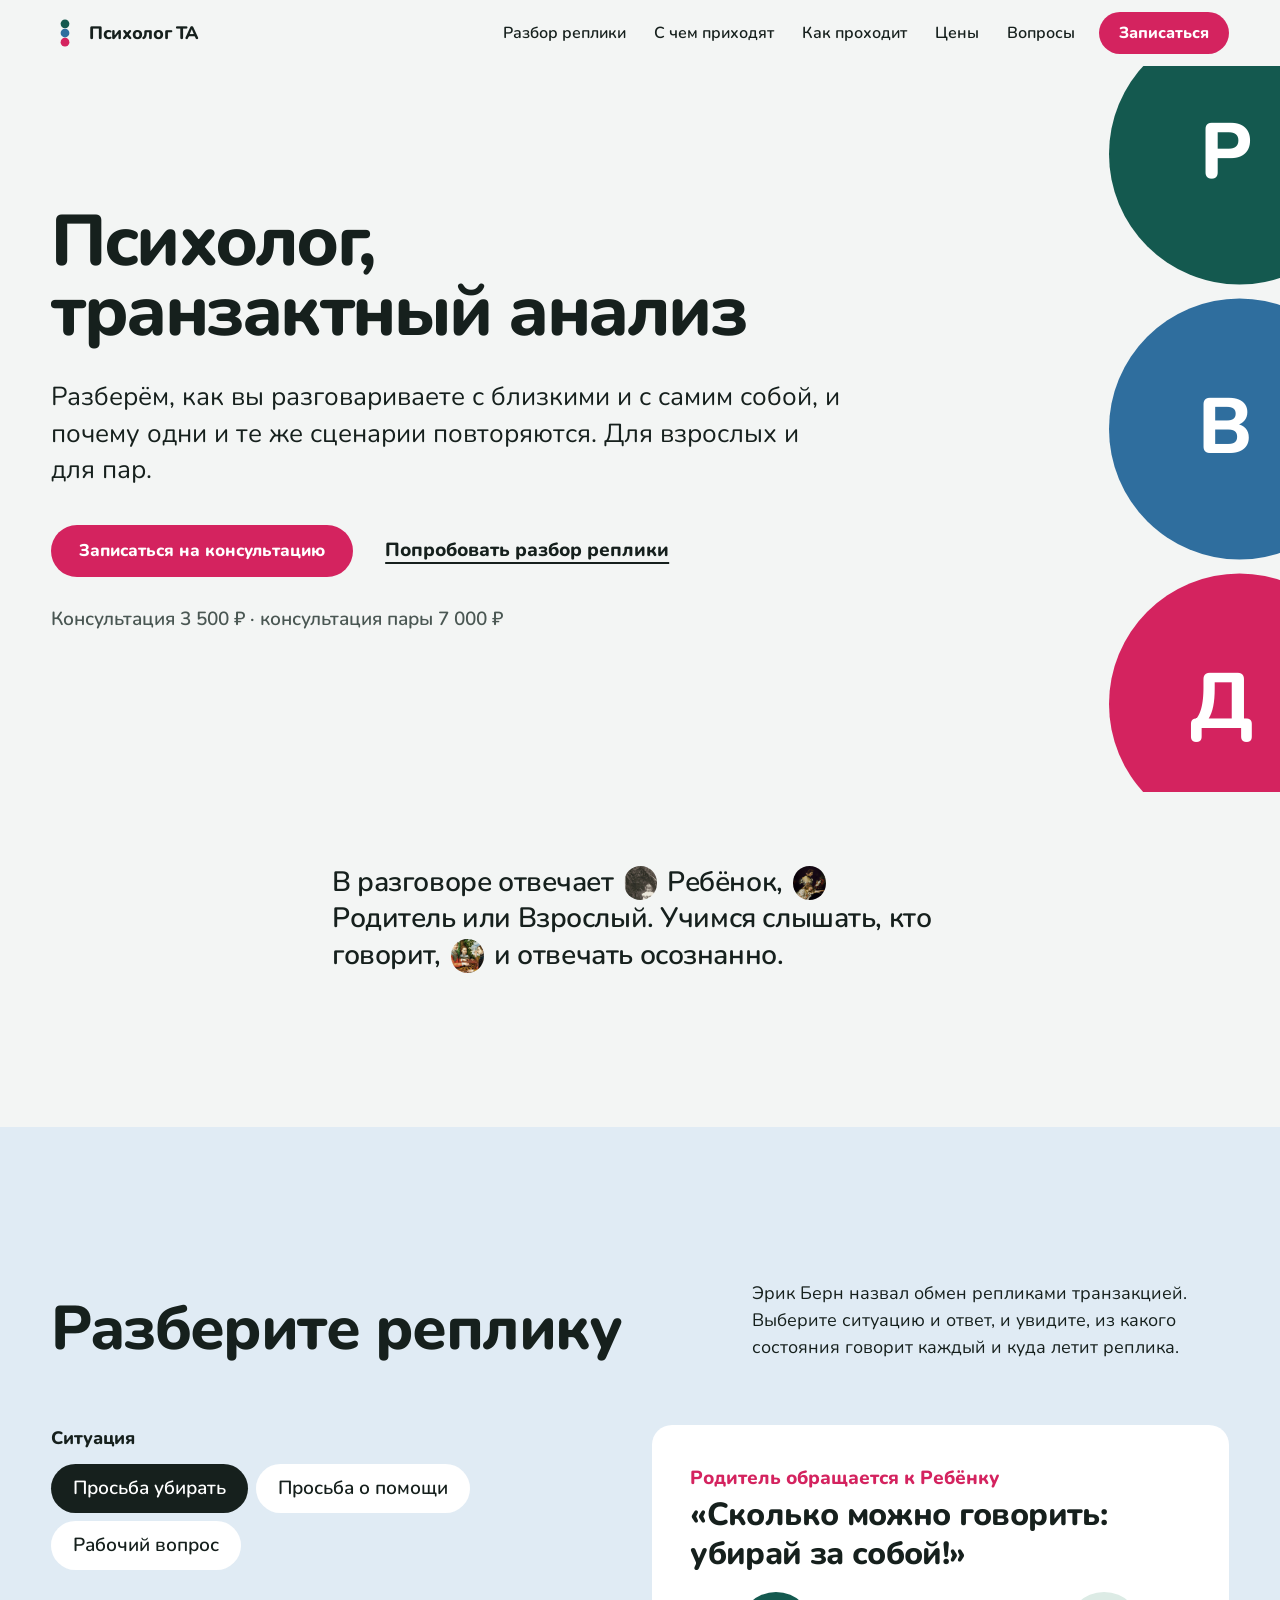
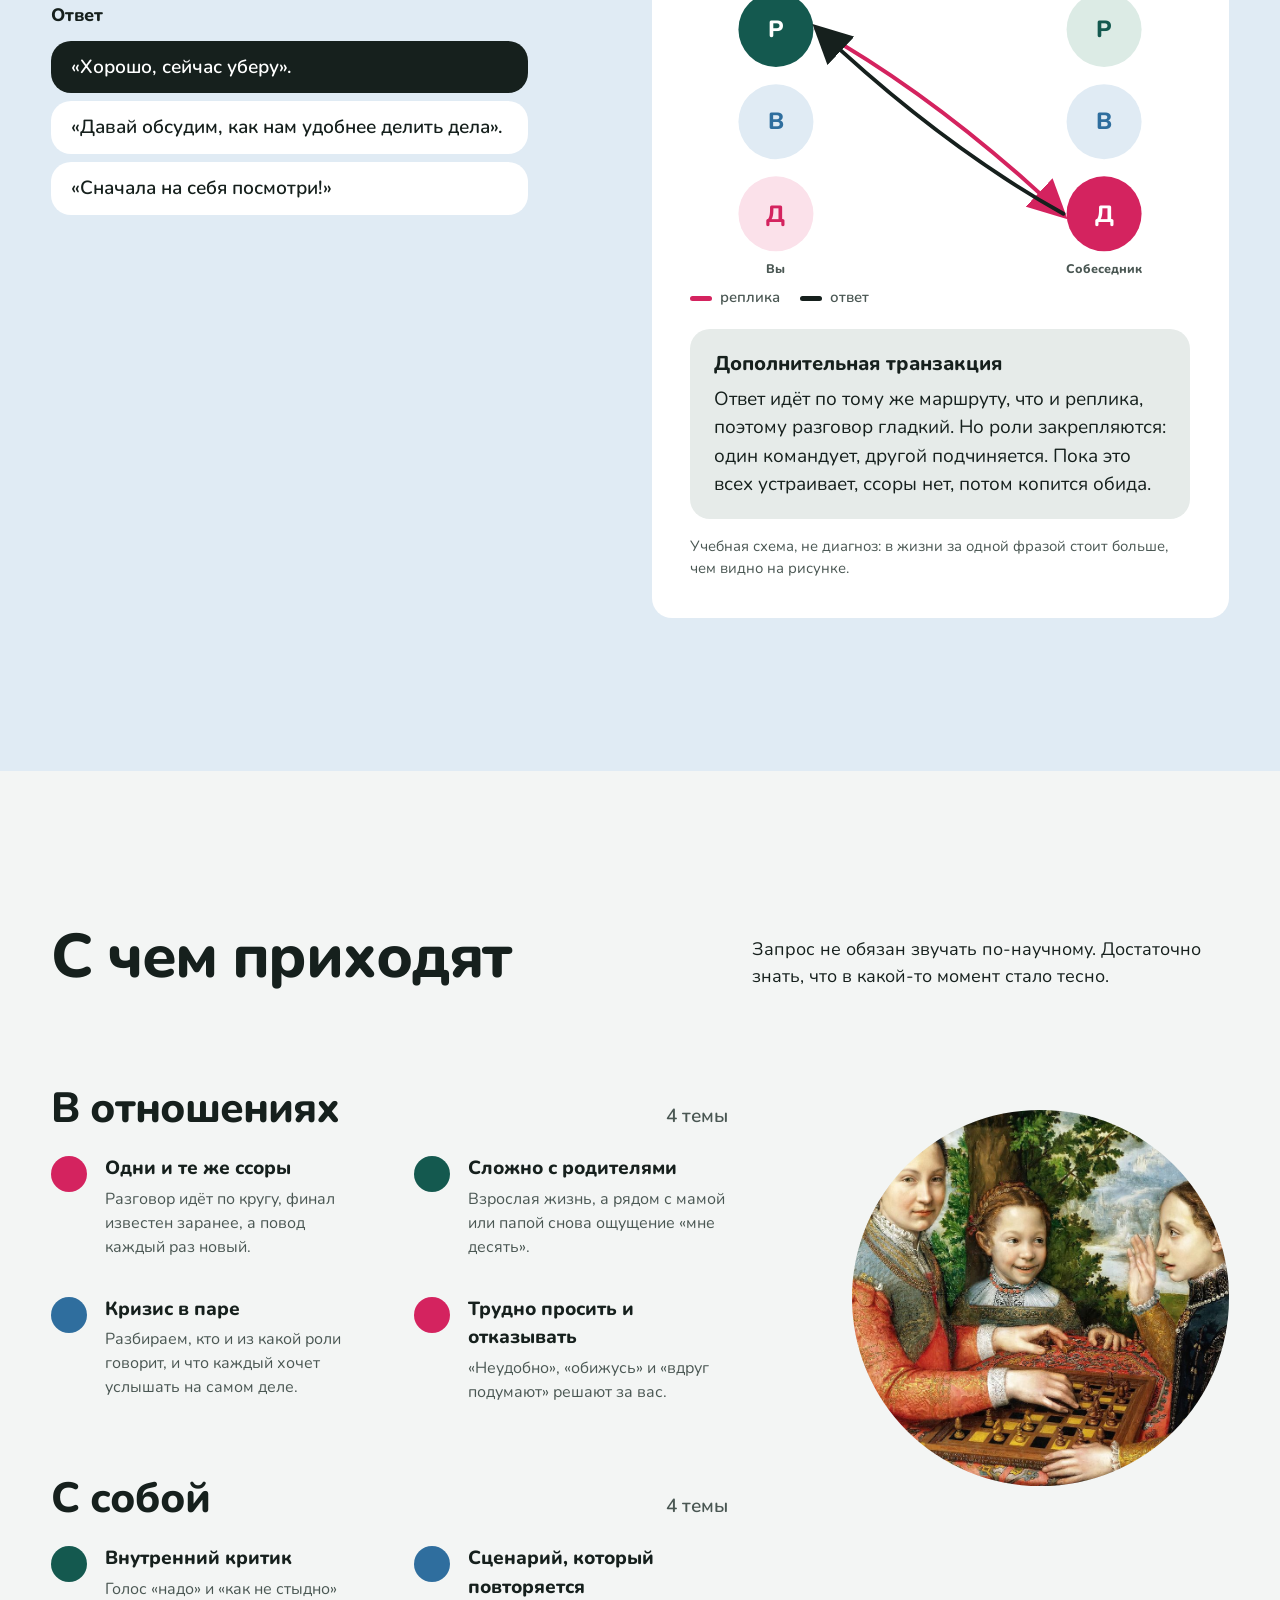
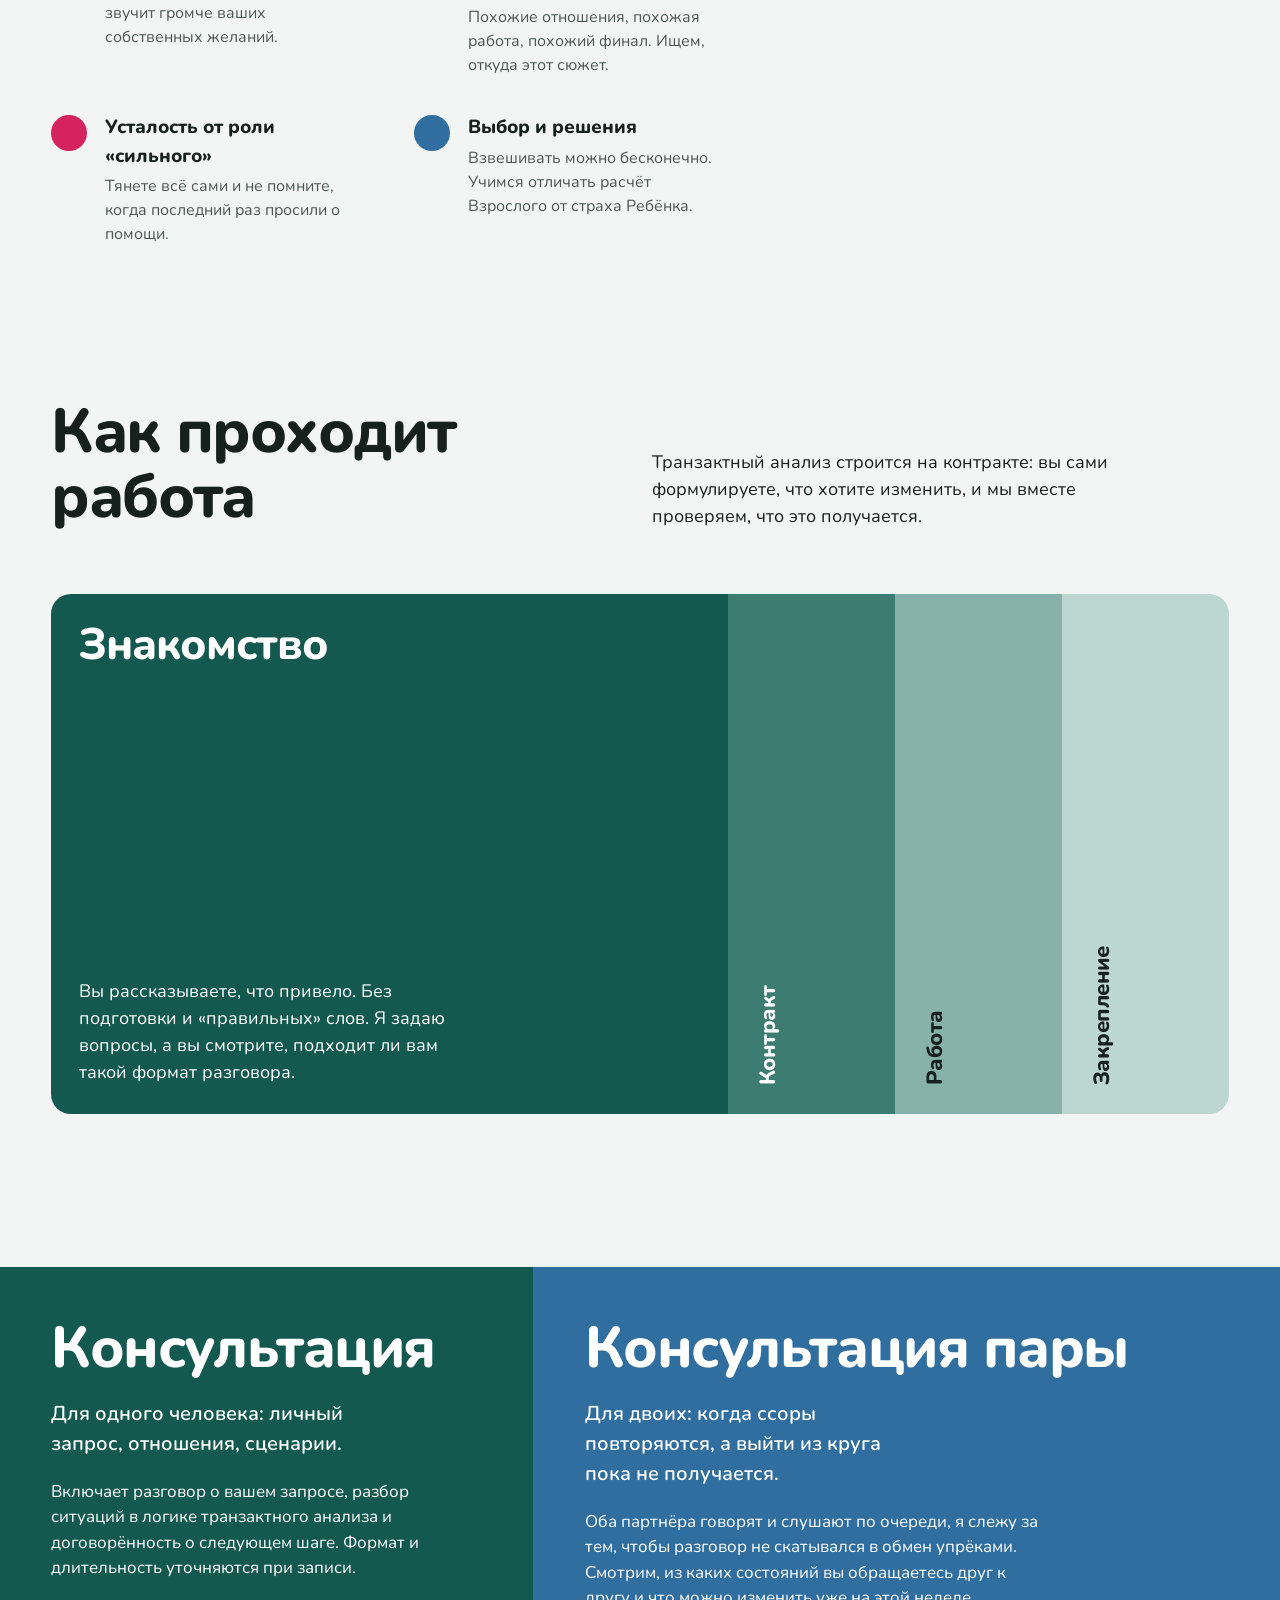
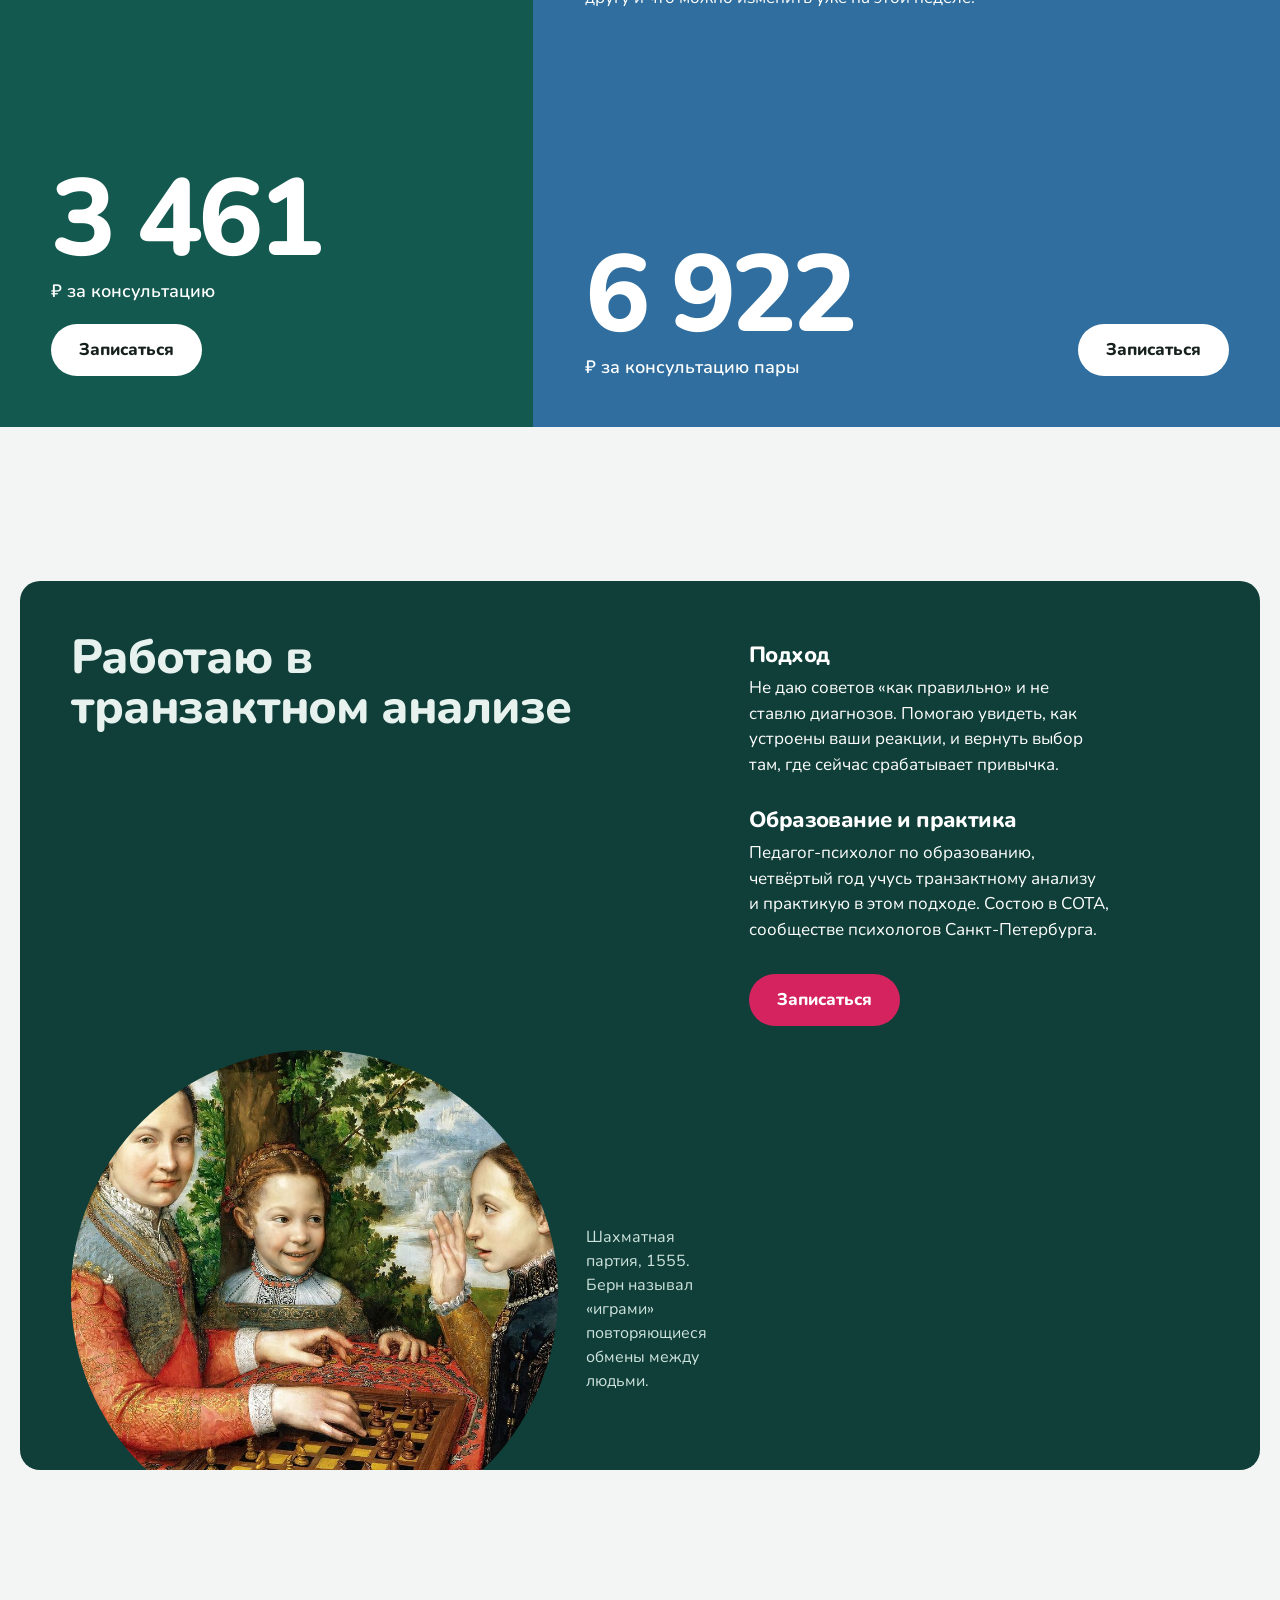
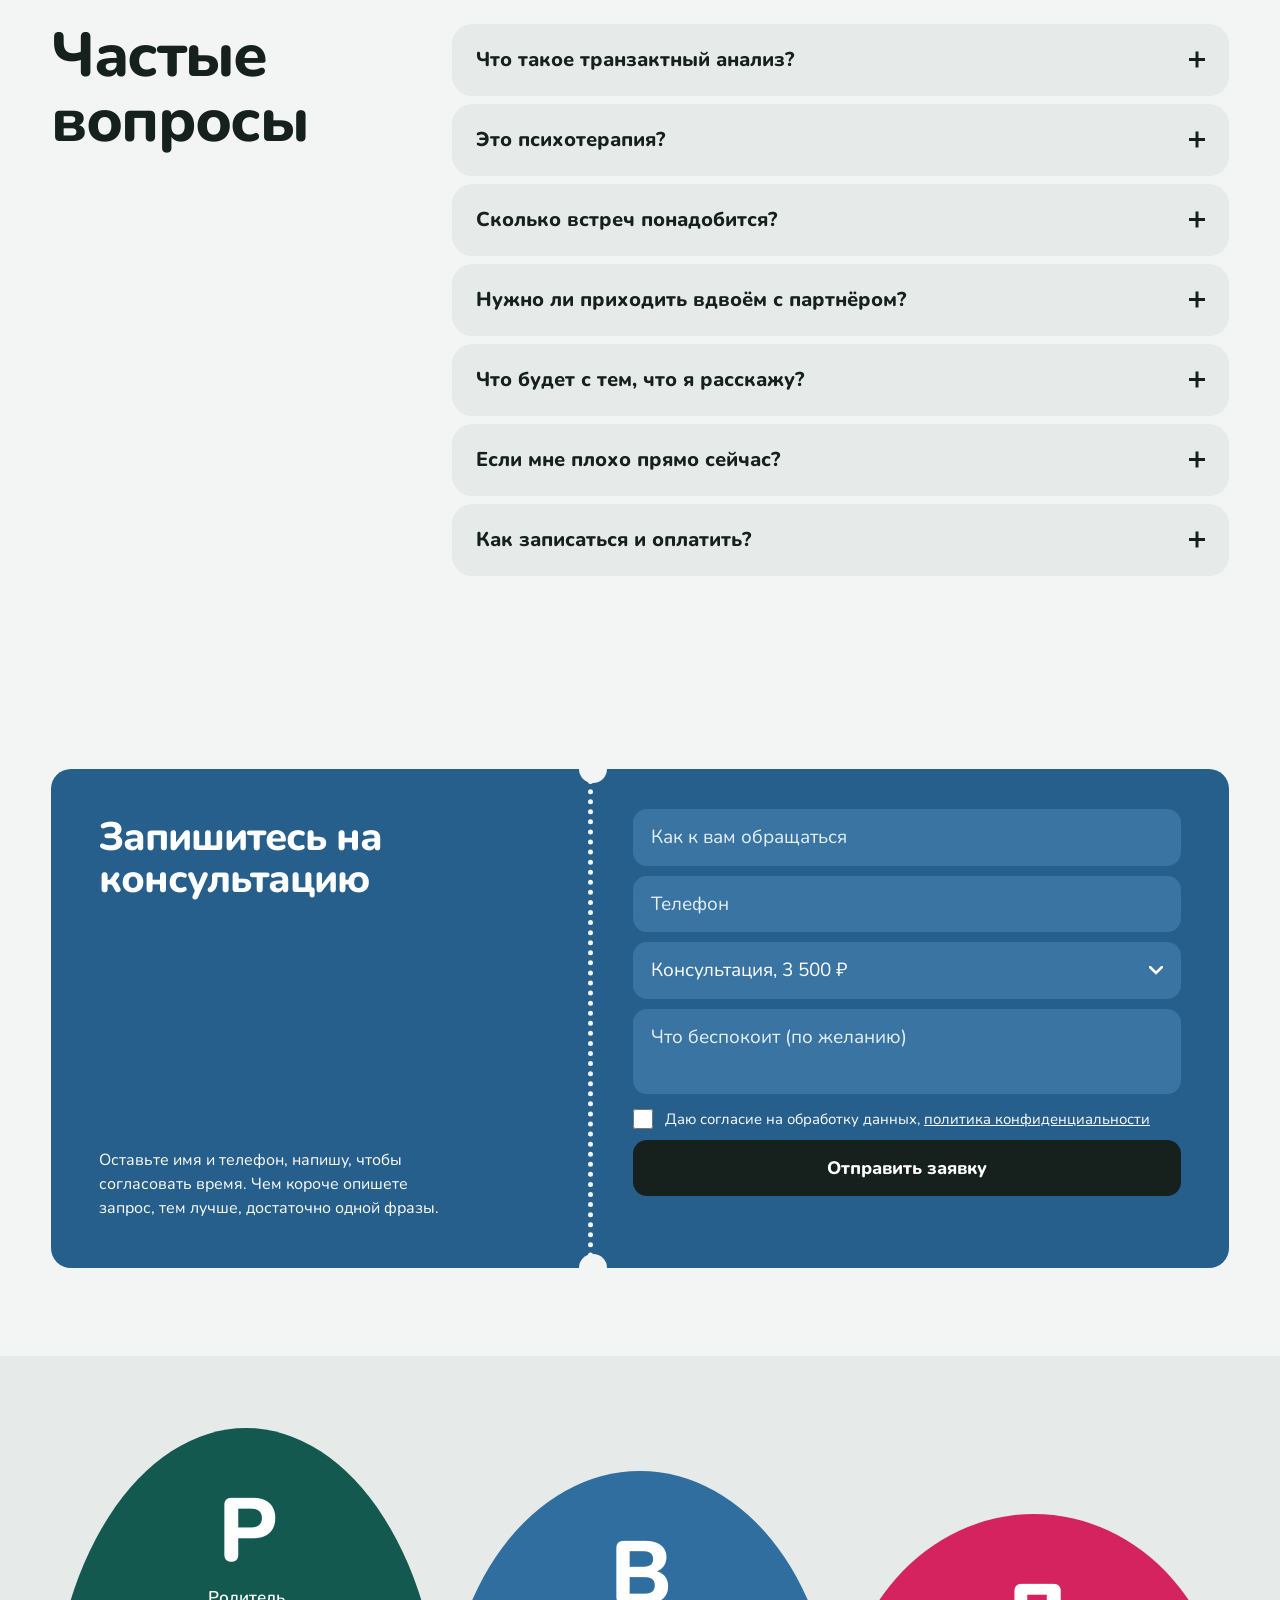
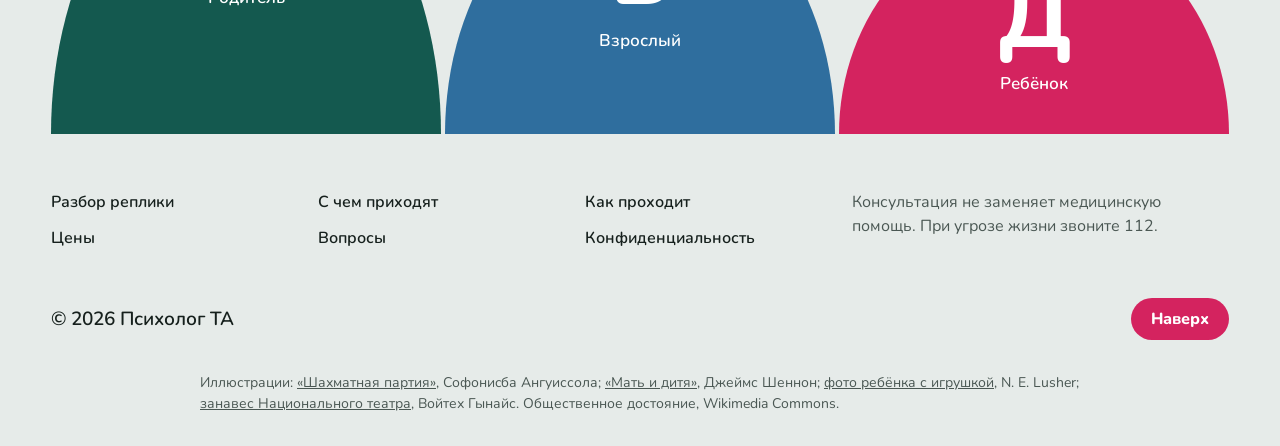
<file: index.html>
<!doctype html>
<html lang="ru">
<head>
<meta charset="utf-8">
<meta name="viewport" content="width=device-width, initial-scale=1">
<title>Психолог, транзактный анализ — консультации для взрослых и пар</title>
<meta name="description" content="Индивидуальные консультации и консультации для пар в транзактном анализе: разбираем, как вы общаетесь с собой и с близкими. Консультация 3 500 ₽, пара 7 000 ₽.">
<meta name="yandex-verification" content="7af8c85b7247b1f6" />
<meta name="google-site-verification" content="FLrEyAcnh8R6e3P6WTenJSaHPPd1ZR6fWnzPSviZW6U" />
<link rel="icon" href="data:image/svg+xml,%3Csvg xmlns='http://www.w3.org/2000/svg' viewBox='0 0 64 64'%3E%3Ccircle cx='32' cy='12' r='11' fill='%2314594F'/%3E%3Ccircle cx='32' cy='32' r='11' fill='%232F6E9E'/%3E%3Ccircle cx='32' cy='52' r='11' fill='%23E5336F'/%3E%3C/svg%3E">
<link rel="preconnect" href="https://fonts.googleapis.com">
<link rel="preconnect" href="https://fonts.gstatic.com" crossorigin>
<link href="https://fonts.googleapis.com/css2?family=Nunito:wght@400;600;800&display=swap" rel="stylesheet">
<link rel="stylesheet" href="styles.css">
</head>
<body>

<svg width="0" height="0" style="position:absolute" aria-hidden="true">
  <symbol id="mark" viewBox="0 0 64 64">
    <circle cx="32" cy="11" r="10" fill="var(--parent)"/>
    <circle cx="32" cy="32" r="10" fill="var(--adult)"/>
    <circle cx="32" cy="53" r="10" fill="var(--child)"/>
  </symbol>
</svg>

<header class="header" id="header">
  <div class="header__inner">
    <a class="brand" href="#top" aria-label="Психолог ТА — на главную">
      <svg class="brand__mark" width="28" height="28"><use href="#mark"/></svg>
      <span class="brand__name">Психолог ТА</span>
    </a>
    <nav class="nav" id="nav" aria-label="Разделы">
      <a href="#live">Разбор реплики</a>
      <a href="#topics">С чем приходят</a>
      <a href="#process">Как проходит</a>
      <a href="#price">Цены</a>
      <a href="#faq">Вопросы</a>
    </nav>
    <a class="btn btn--sm" href="#contact">Записаться</a>
    <button class="burger" id="burger" aria-label="Меню" aria-expanded="false" aria-controls="nav"><span></span><span></span></button>
  </div>
</header>

<main id="top">

<!-- ===== HERO ===== -->
<section class="hero" id="hero">
  <div class="hero__circles" aria-hidden="true">
    <div class="ego ego--p" data-l="Р"></div>
    <div class="ego ego--a" data-l="В"></div>
    <div class="ego ego--c" data-l="Д"></div>
  </div>
  <div class="hero__text">
    <h1 class="hero__title"><span class="line"><span>Психолог,</span></span><span class="line"><span>транзактный анализ</span></span></h1>
    <p class="hero__lead">Разберём, как вы разговариваете с близкими и с самим собой, и почему одни и те же сценарии повторяются. Для взрослых и для пар.</p>
    <div class="hero__actions">
      <a class="btn" href="#contact">Записаться на консультацию</a>
      <a class="link" href="#live">Попробовать разбор реплики</a>
    </div>
    <p class="hero__price">Консультация 3 500 ₽ · консультация пары 7 000 ₽</p>
  </div>
</section>

<!-- ===== INTRO ===== -->
<section class="intro" aria-label="О методе">
  <p class="intro__text">В разговоре отвечает <span class="thumb"><img src="img/child.jpg" alt="" width="80" height="80" loading="lazy"></span> Ребёнок, <span class="thumb"><img src="img/mother.jpg" alt="" width="80" height="80" loading="lazy"></span> Родитель или Взрослый. Учимся слышать, кто говорит, <span class="thumb"><img src="img/chess.jpg" alt="" width="80" height="80" loading="lazy"></span> и отвечать осознанно.</p>
</section>

<!-- ===== LIVE: разбор реплики ===== -->
<section class="live" id="live" aria-labelledby="live-h">
  <div class="live__head" data-rg>
    <h2 id="live-h" data-r>Разберите реплику</h2>
    <p data-r>Эрик Берн назвал обмен репликами транзакцией. Выберите ситуацию и ответ, и увидите, из какого состояния говорит каждый и куда летит реплика.</p>
  </div>

  <div class="live__body">
    <div class="live__controls">
      <div class="pick" role="group" aria-labelledby="pick-s">
        <p class="pick__label" id="pick-s">Ситуация</p>
        <div class="pick__row" id="situations"></div>
      </div>
      <div class="pick" role="group" aria-labelledby="pick-r">
        <p class="pick__label" id="pick-r">Ответ</p>
        <div class="pick__col" id="replies"></div>
      </div>
    </div>

    <div class="live__stage">
      <div class="phrase" aria-live="polite">
        <p class="phrase__who" id="who1">Реплика</p>
        <p class="phrase__text" id="stim"></p>
      </div>
      <svg class="tx" id="tx" viewBox="0 0 640 380" role="img" aria-label="Схема транзакции между двумя людьми: Родитель, Взрослый, Ребёнок у каждого">
        <defs>
          <marker id="ah1" markerWidth="10" markerHeight="10" refX="8" refY="5" orient="auto"><path d="M0 0 L10 5 L0 10 z" fill="var(--child)"/></marker>
          <marker id="ah2" markerWidth="10" markerHeight="10" refX="8" refY="5" orient="auto"><path d="M0 0 L10 5 L0 10 z" fill="var(--ink)"/></marker>
        </defs>
        <g id="txCircles"></g>
        <path id="arrStim" class="arrow arrow--stim" marker-end="url(#ah1)" d=""/>
        <path id="arrResp" class="arrow arrow--resp" marker-end="url(#ah2)" d=""/>
        <text class="tx__who" x="110" y="374" text-anchor="middle">Вы</text>
        <text class="tx__who" x="530" y="374" text-anchor="middle">Собеседник</text>
      </svg>
      <div class="legend" aria-hidden="true">
        <span><i class="k k--stim"></i>реплика</span>
        <span><i class="k k--resp"></i>ответ</span>
      </div>
      <div class="verdict" aria-live="polite">
        <p class="verdict__type" id="vtype"></p>
        <p class="verdict__text" id="vtext"></p>
      </div>
      <p class="live__note">Учебная схема, не диагноз: в жизни за одной фразой стоит больше, чем видно на рисунке.</p>
    </div>
  </div>
  <noscript><p class="live__noscript">Пример: «Сколько можно говорить, убирай за собой!» — реплика Родителя Ребёнку. Ответ «Хорошо, сейчас уберу» продолжит разговор по тому же маршруту, а ответ «Давай обсудим, как нам удобнее делить дела» из Взрослого его изменит. Включите JavaScript, чтобы разобрать остальные ситуации.</p></noscript>
</section>

<!-- ===== TOPICS ===== -->
<section class="topics" id="topics" aria-labelledby="topics-h">
  <div class="topics__head">
    <h2 id="topics-h" data-r>С чем приходят</h2>
    <p data-r>Запрос не обязан звучать по-научному. Достаточно знать, что в какой-то момент стало тесно.</p>
  </div>

  <div class="topics__grid">
    <div class="topics__lists">
      <div class="cat" data-rg>
        <div class="cat__head" data-r><h3>В отношениях</h3><span>4 темы</span></div>
        <ul class="menu">
          <li class="row" data-img="chess" tabindex="0" data-r>
            <span class="bul bul--c"></span>
            <div><b>Одни и те же ссоры</b><p>Разговор идёт по кругу, финал известен заранее, а повод каждый раз новый.</p></div>
          </li>
          <li class="row" data-img="mother" tabindex="0" data-r>
            <span class="bul bul--p"></span>
            <div><b>Сложно с родителями</b><p>Взрослая жизнь, а рядом с мамой или папой снова ощущение «мне десять».</p></div>
          </li>
          <li class="row" data-img="stage" tabindex="0" data-r>
            <span class="bul bul--a"></span>
            <div><b>Кризис в паре</b><p>Разбираем, кто и из какой роли говорит, и что каждый хочет услышать на самом деле.</p></div>
          </li>
          <li class="row" data-img="child" tabindex="0" data-r>
            <span class="bul bul--c"></span>
            <div><b>Трудно просить и отказывать</b><p>«Неудобно», «обижусь» и «вдруг подумают» решают за вас.</p></div>
          </li>
        </ul>
      </div>
      <div class="cat" data-rg>
        <div class="cat__head" data-r><h3>С собой</h3><span>4 темы</span></div>
        <ul class="menu">
          <li class="row" data-img="mother" tabindex="0" data-r>
            <span class="bul bul--p"></span>
            <div><b>Внутренний критик</b><p>Голос «надо» и «как не стыдно» звучит громче ваших собственных желаний.</p></div>
          </li>
          <li class="row" data-img="stage" tabindex="0" data-r>
            <span class="bul bul--a"></span>
            <div><b>Сценарий, который повторяется</b><p>Похожие отношения, похожая работа, похожий финал. Ищем, откуда этот сюжет.</p></div>
          </li>
          <li class="row" data-img="child" tabindex="0" data-r>
            <span class="bul bul--c"></span>
            <div><b>Усталость от роли «сильного»</b><p>Тянете всё сами и не помните, когда последний раз просили о помощи.</p></div>
          </li>
          <li class="row" data-img="chess" tabindex="0" data-r>
            <span class="bul bul--a"></span>
            <div><b>Выбор и решения</b><p>Взвешивать можно бесконечно. Учимся отличать расчёт Взрослого от страха Ребёнка.</p></div>
          </li>
        </ul>
      </div>
    </div>

    <aside class="preview" aria-hidden="true">
      <div class="preview__frame">
        <img class="preview__img is-on" data-key="chess" src="img/chess.jpg" alt="" width="1100" height="869" loading="lazy">
        <img class="preview__img" data-key="mother" src="img/mother.jpg" alt="" width="900" height="1070" loading="lazy">
        <img class="preview__img" data-key="stage" src="img/stage.jpg" alt="" width="1100" height="743" loading="lazy">
        <img class="preview__img" data-key="child" src="img/child.jpg" alt="" width="800" height="1060" loading="lazy">
      </div>
    </aside>
  </div>
</section>

<!-- ===== PROCESS ===== -->
<section class="process" id="process" aria-labelledby="process-h">
  <div class="process__head" data-rg>
    <h2 id="process-h" data-r>Как проходит работа</h2>
    <p data-r>Транзактный анализ строится на контракте: вы сами формулируете, что хотите изменить, и мы вместе проверяем, что это получается.</p>
  </div>
  <div class="acc" id="acc">
    <article class="acc__p is-open" data-i="0" tabindex="0" aria-expanded="true">
      <h3>Знакомство</h3>
      <p>Вы рассказываете, что привело. Без подготовки и «правильных» слов. Я задаю вопросы, а вы смотрите, подходит ли вам такой формат разговора.</p>
    </article>
    <article class="acc__p" data-i="1" tabindex="0" aria-expanded="false">
      <h3>Контракт</h3>
      <p>Договариваемся о цели: что именно изменится в вашей жизни, по каким признакам вы это заметите и сколько встреч для этого может понадобиться.</p>
    </article>
    <article class="acc__p" data-i="2" tabindex="0" aria-expanded="false">
      <h3>Работа</h3>
      <p>Разбираем реальные ситуации: из какого состояния вы реагируете, в какие «игры» попадаете, откуда берётся сценарий. Между встречами обычно есть небольшие наблюдения.</p>
    </article>
    <article class="acc__p" data-i="3" tabindex="0" aria-expanded="false">
      <h3>Закрепление</h3>
      <p>Проверяем контракт: что получилось, что осталось. Если цель достигнута, завершаем. Если появилась новая, оформляем новый контракт.</p>
    </article>
  </div>
</section>

<!-- ===== PRICE ===== -->
<section class="price" id="price" aria-labelledby="price-h">
  <h2 id="price-h" class="sr-only">Цены</h2>
  <div class="plan plan--one">
    <h3>Консультация</h3>
    <p class="plan__who">Для одного человека: личный запрос, отношения, сценарии.</p>
    <p class="plan__text">Включает разговор о вашем запросе, разбор ситуаций в логике транзактного анализа и договорённость о следующем шаге. Формат и длительность уточняются при записи.</p>
    <div class="plan__foot">
      <p class="plan__price"><span data-count="3500">3 500</span><small>₽ за консультацию</small></p>
      <a class="btn btn--light" href="#contact" data-plan="Консультация">Записаться</a>
    </div>
  </div>
  <div class="plan plan--two">
    <h3>Консультация пары</h3>
    <p class="plan__who">Для двоих: когда ссоры повторяются, а выйти из круга пока не получается.</p>
    <p class="plan__text">Оба партнёра говорят и слушают по очереди, я слежу за тем, чтобы разговор не скатывался в обмен упрёками. Смотрим, из каких состояний вы обращаетесь друг к другу и что можно изменить уже на этой неделе.</p>
    <div class="plan__foot">
      <p class="plan__price"><span data-count="7000">7 000</span><small>₽ за консультацию пары</small></p>
      <a class="btn btn--light" href="#contact" data-plan="Консультация пары">Записаться</a>
    </div>
  </div>
</section>

<!-- ===== ABOUT ===== -->
<section class="about" id="about" aria-labelledby="about-h">
  <div class="about__panel">
    <h2 id="about-h" class="about__title">Работаю в транзактном анализе</h2>
    <div class="about__cols">
      <div>
        <h3>Подход</h3>
        <p>Не даю советов «как правильно» и не ставлю диагнозов. Помогаю увидеть, как устроены ваши реакции, и вернуть выбор там, где сейчас срабатывает привычка.</p>
      </div>
      <div>
        <h3>Образование и практика</h3>
        <p>Педагог-психолог по образованию, четвёртый год учусь транзактному анализу и практикую в этом подходе. Состою в СОТА, сообществе психологов Санкт-Петербурга.</p>
      </div>
      <a class="btn" href="#contact">Записаться</a>
    </div>
    <div class="about__pic">
      <img src="img/chess.jpg" alt="Картина Софонисбы Ангуиссолы «Шахматная партия», 1555: три сестры и служанка вокруг шахматной доски" width="1100" height="869" loading="lazy">
      <p>Шахматная партия, 1555. Берн называл «играми» повторяющиеся обмены между людьми.</p>
    </div>
  </div>
</section>

<!-- ===== FAQ ===== -->
<section class="faq" id="faq" aria-labelledby="faq-h">
  <h2 id="faq-h" class="faq__title">Частые вопросы</h2>
  <div class="faq__list">
    <details name="faq"><summary>Что такое транзактный анализ?</summary><p>Подход Эрика Берна: в любом разговоре мы говорим из одного из трёх состояний, Родителя, Взрослого или Ребёнка. Если видно, из какого, проще менять привычные, но неудобные реакции.</p></details>
    <details name="faq"><summary>Это психотерапия?</summary><p>Это психологическое консультирование. Оно не заменяет лечение у врача: если нужна медицинская помощь, я скажу об этом прямо.</p></details>
    <details name="faq"><summary>Сколько встреч понадобится?</summary><p>Заранее не обещаю. Число встреч зависит от запроса, и мы оговариваем его в контракте. Часто стоит начать с одной консультации и посмотреть, как вам.</p></details>
    <details name="faq"><summary>Нужно ли приходить вдвоём с партнёром?</summary><p>Для консультации пары нужны оба. Если партнёр пока не готов, можно начать одному: изменения в вашей части общения тоже влияют на пару.</p></details>
    <details name="faq"><summary>Что будет с тем, что я расскажу?</summary><p>Содержание консультаций конфиденциально. Исключения возможны только там, где закон или угроза жизни требуют иного, и об этом я скажу заранее.</p></details>
    <details name="faq"><summary>Если мне плохо прямо сейчас?</summary><p>Консультация не служба экстренной помощи. При угрозе жизни звоните 112. Если нужна поддержка в острой ситуации, обратитесь на горячую линию или к врачу.</p></details>
    <details name="faq"><summary>Как записаться и оплатить?</summary><p>Оставьте заявку в форме ниже: напишу, чтобы согласовать время и формат. Оплату обсудим при записи.</p></details>
  </div>
</section>

<!-- ===== CONTACT ===== -->
<section class="contact" id="contact" aria-labelledby="contact-h">
  <form class="coupon" id="leadForm" novalidate>
    <div class="coupon__l">
      <h2 id="contact-h">Запишитесь на консультацию</h2>
      <p>Оставьте имя и телефон, напишу, чтобы согласовать время. Чем короче опишете запрос, тем лучше, достаточно одной фразы.</p>
    </div>
    <div class="coupon__r">
      <label class="sr-only" for="f-name">Имя</label>
      <input id="f-name" name="name" type="text" placeholder="Как к вам обращаться" autocomplete="given-name" required>
      <label class="sr-only" for="f-phone">Телефон</label>
      <input id="f-phone" name="phone" type="tel" placeholder="Телефон" autocomplete="tel" inputmode="tel" required>
      <label class="sr-only" for="f-plan">Формат</label>
      <select id="f-plan" name="plan">
        <option value="Консультация">Консультация, 3 500 ₽</option>
        <option value="Консультация пары">Консультация пары, 7 000 ₽</option>
        <option value="Пока не знаю">Пока не знаю</option>
      </select>
      <label class="sr-only" for="f-msg">Запрос</label>
      <textarea id="f-msg" name="message" rows="2" placeholder="Что беспокоит (по желанию)"></textarea>
      <input type="text" name="_gotcha" style="display:none" tabindex="-1" autocomplete="off">
      <label class="consent"><input type="checkbox" name="consent" required><span>Даю согласие на обработку данных, <a href="privacy.html" target="_blank" rel="noopener">политика конфиденциальности</a></span></label>
      <button class="submit" type="submit">Отправить заявку</button>
      <p class="form__status" id="formStatus" role="status"></p>
    </div>
  </form>
</section>

</main>

<footer class="footer">
  <div class="footer__mark" id="footerMark">
    <div class="fm fm--p" data-l="Р"><em>Родитель</em></div>
    <div class="fm fm--a" data-l="В"><em>Взрослый</em></div>
    <div class="fm fm--c" data-l="Д"><em>Ребёнок</em></div>
  </div>
  <div class="footer__cols">
    <nav class="footer__nav" aria-label="Нижнее меню">
      <a href="#live">Разбор реплики</a>
      <a href="#topics">С чем приходят</a>
      <a href="#process">Как проходит</a>
      <a href="#price">Цены</a>
      <a href="#faq">Вопросы</a>
      <a href="privacy.html">Конфиденциальность</a>
    </nav>
    <p class="footer__note">Консультация не заменяет медицинскую помощь. При угрозе жизни звоните 112.</p>
  </div>
  <div class="footer__last">
    <p>© <span id="year">2026</span> Психолог ТА</p>
    <a class="btn btn--sm" href="#top">Наверх</a>
  </div>
  <p class="credits">Иллюстрации: <a href="https://commons.wikimedia.org/wiki/File:The_Chess_Game_(Sofonisba_Anguissola)_1555_(4096x3236px).jpg">«Шахматная партия»</a>, Софониcба Ангуиссола; <a href="https://commons.wikimedia.org/wiki/File:James_Jebusa_Shannon,_1900_-_Mother_and_child_(Lady_Shannon_and_Kitty).jpg">«Мать и дитя»</a>, Джеймс Шеннон; <a href="https://commons.wikimedia.org/wiki/File:N.E._Lusher_-_Child_With_Toy_Horse,_Bermuda_3010333185.jpg">фото ребёнка с игрушкой</a>, N. E. Lusher; <a href="https://commons.wikimedia.org/wiki/File:Vojt%C4%9Bch_Hynais,_Curtain_of_the_National_Theatre,_Prague.jpg">занавес Национального театра</a>, Войтех Гынайс. Общественное достояние, Wikimedia Commons.</p>
</footer>

<script src="script.js"></script>
</body>
</html>
</file>
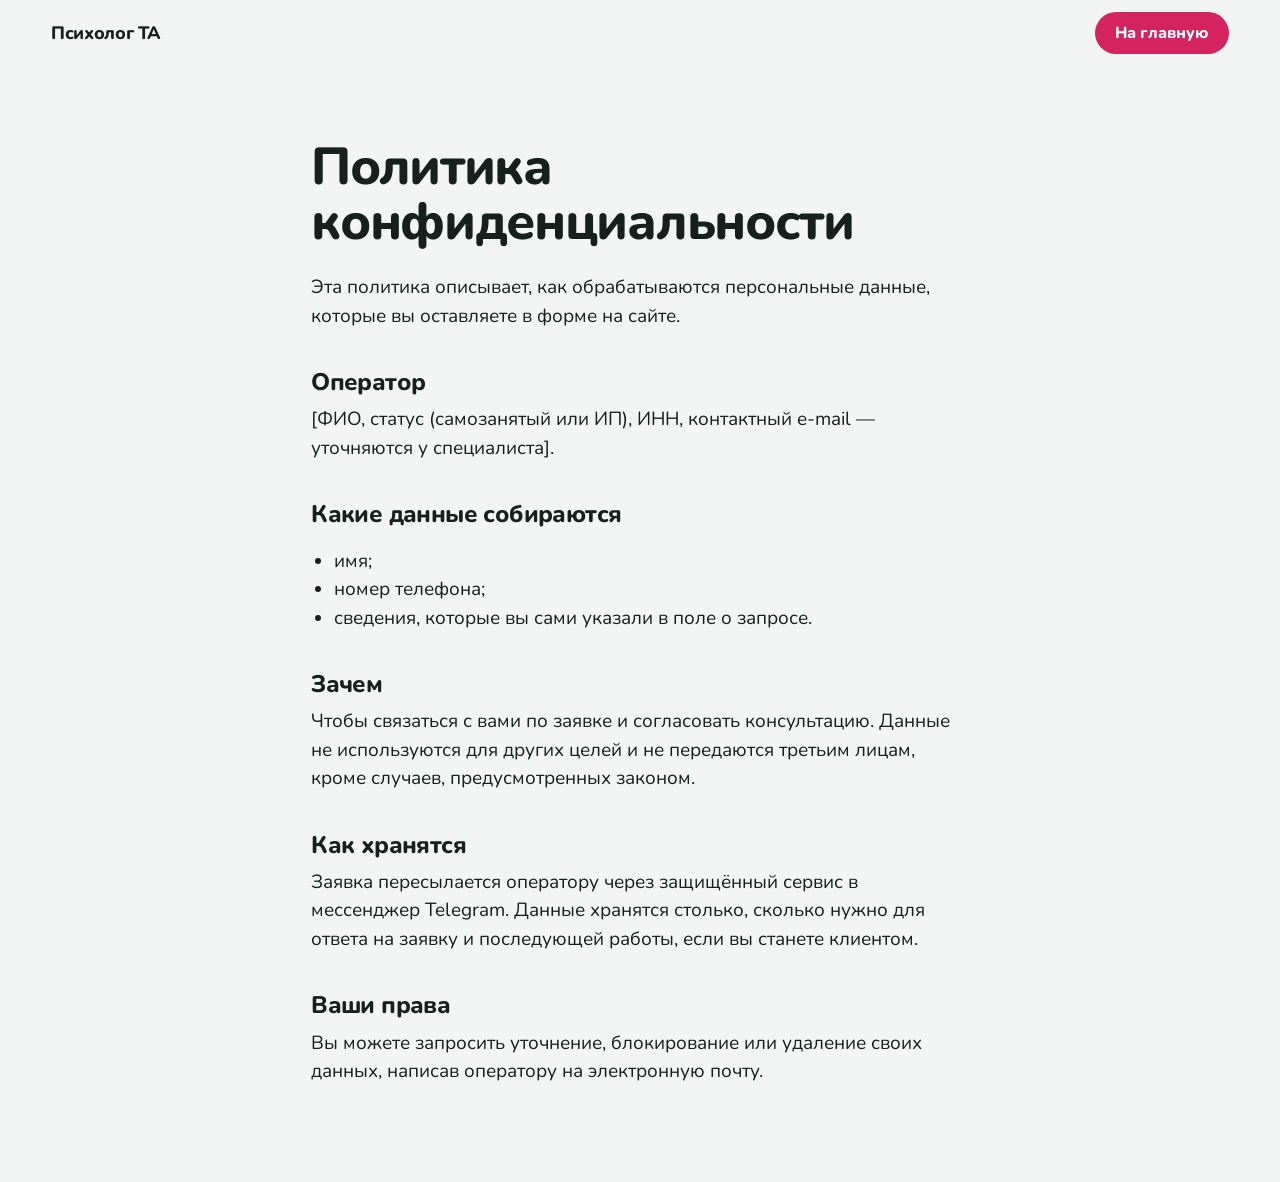
<file: privacy.html>
<!doctype html>
<html lang="ru">
<head>
<meta charset="utf-8">
<meta name="viewport" content="width=device-width, initial-scale=1">
<title>Политика конфиденциальности — Психолог ТА</title>
<meta name="robots" content="noindex">
<link rel="preconnect" href="https://fonts.googleapis.com">
<link rel="preconnect" href="https://fonts.gstatic.com" crossorigin>
<link href="https://fonts.googleapis.com/css2?family=Nunito:wght@400;600;800&display=swap" rel="stylesheet">
<link rel="stylesheet" href="styles.css">
</head>
<body>
<header class="header">
  <div class="header__inner">
    <a class="brand" href="index.html"><span class="brand__name">Психолог ТА</span></a>
    <a class="btn btn--sm" href="index.html" style="margin-left:auto">На главную</a>
  </div>
</header>
<main class="doc">
  <h1>Политика конфиденциальности</h1>
  <p>Эта политика описывает, как обрабатываются персональные данные, которые вы оставляете в форме на сайте.</p>

  <h2>Оператор</h2>
  <p>[ФИО, статус (самозанятый или ИП), ИНН, контактный e-mail — уточняются у специалиста].</p>

  <h2>Какие данные собираются</h2>
  <ul>
    <li>имя;</li>
    <li>номер телефона;</li>
    <li>сведения, которые вы сами указали в поле о запросе.</li>
  </ul>

  <h2>Зачем</h2>
  <p>Чтобы связаться с вами по заявке и согласовать консультацию. Данные не используются для других целей и не передаются третьим лицам, кроме случаев, предусмотренных законом.</p>

  <h2>Как хранятся</h2>
  <p>Заявка пересылается оператору через защищённый сервис в мессенджер Telegram. Данные хранятся столько, сколько нужно для ответа на заявку и последующей работы, если вы станете клиентом.</p>

  <h2>Ваши права</h2>
  <p>Вы можете запросить уточнение, блокирование или удаление своих данных, написав оператору на электронную почту.</p>
</main>
</body>
</html>
</file>
<file: styles.css>
:root {
  --bg: #F3F5F4;
  --surface: #E6EBE9;
  --ink: #16201D;
  --muted: #4A5753;
  --parent: #14594F;
  --parent-t: #DCEBE5;
  --adult: #2F6E9E;
  --adult-deep: #265F8C;
  --adult-t: #E0EBF4;
  --child: #D4235F;
  --child-t: #FBE1EA;
  --white: #FFFFFF;

  --r: 20px;
  --m: clamp(16px, 4vw, 56px);
  --gap-s: clamp(88px, 12vw, 200px);

  --step-small: clamp(0.875rem, 0.85rem + 0.1vw, 0.9375rem);
  --step-body: clamp(1.0625rem, 1rem + 0.25vw, 1.1875rem);
  --step-lead: clamp(1.25rem, 1.1rem + 0.7vw, 1.625rem);
  --step-head: clamp(2rem, 1.3rem + 3.2vw, 4rem);

  --ease: cubic-bezier(.22, .8, .24, 1);
}

*, *::before, *::after { box-sizing: border-box; }
html { scroll-behavior: auto; -webkit-text-size-adjust: 100%; }
body {
  margin: 0; background: var(--bg); color: var(--ink);
  font-family: 'Nunito', system-ui, sans-serif; font-weight: 400;
  font-size: var(--step-body); line-height: 1.5; overflow-x: hidden;
}
img { max-width: 100%; display: block; }
h1, h2, h3 { font-weight: 800; letter-spacing: -0.025em; line-height: 1.05; margin: 0; text-wrap: balance; }
p { margin: 0; }
a { color: inherit; }
button, input, select, textarea { font: inherit; color: inherit; }
::selection { background: var(--child); color: var(--white); }
:focus-visible { outline: 3px solid var(--child); outline-offset: 3px; }
.sr-only { position: absolute; width: 1px; height: 1px; overflow: hidden; clip: rect(0 0 0 0); white-space: nowrap; }

/* ===== buttons: pill ===== */
.btn {
  display: inline-flex; align-items: center; justify-content: center; gap: .5em;
  min-height: 52px; padding: 0 28px; border: 0; border-radius: 999px;
  background: var(--child); color: var(--white); font-weight: 800; font-size: 1.0625rem;
  text-decoration: none; cursor: pointer; white-space: nowrap;
  transition: transform .25s var(--ease), background-color .25s;
}
.btn:hover { transform: translateY(-2px); background: #B91A51; }
.btn:active { transform: translateY(0) scale(.97); }
.btn--sm { min-height: 42px; padding: 0 20px; font-size: 1rem; }
.btn--light { background: var(--white); color: var(--ink); }
.btn--light:hover { background: var(--child-t); }
.link { font-weight: 800; text-decoration: underline; text-decoration-thickness: 2px; text-underline-offset: 6px; transition: color .25s, text-underline-offset .3s var(--ease); }
.link:hover { color: var(--child); text-underline-offset: 3px; }

/* ===== header ===== */
.header { position: fixed; inset: 0 0 auto 0; z-index: 50; background: var(--bg); transition: transform .4s var(--ease); }
.header.is-hidden { transform: translateY(-100%); }
.header__inner { display: flex; align-items: center; gap: 24px; min-width: 0; padding: 12px var(--m); max-width: 1680px; margin: 0 auto; }
.brand { display: flex; align-items: center; gap: 10px; text-decoration: none; flex-shrink: 0; }
.brand__mark { transition: transform .5s var(--ease); }
.brand:hover .brand__mark { transform: rotate(180deg); }
.brand__name { font-weight: 800; font-size: 1.125rem; letter-spacing: -0.02em; }
.nav { display: flex; gap: 28px; margin-left: auto; }
.nav a { text-decoration: none; font-weight: 600; font-size: 1rem; white-space: nowrap; transition: color .2s; }
.nav a:hover { color: var(--child); }
.burger { display: none; width: 44px; height: 44px; border: 0; background: var(--surface); border-radius: 50%; cursor: pointer; position: relative; }
.burger span { position: absolute; left: 13px; right: 13px; height: 3px; background: var(--ink); border-radius: 2px; transition: transform .3s var(--ease); }
.burger span:first-child { top: 17px; } .burger span:last-child { top: 25px; }
.burger.is-open span:first-child { transform: translateY(4px) rotate(45deg); }
.burger.is-open span:last-child { transform: translateY(-4px) rotate(-45deg); }

/* ===== hero ===== */
.hero { position: relative; min-height: 88svh; padding: 120px var(--m) 72px; display: flex; align-items: center; overflow: hidden; }
.hero__text { position: relative; z-index: 2; max-width: 62vw; }
.hero__title { font-size: clamp(2.4rem, 5.6vw, 6.4rem); line-height: .98; letter-spacing: -0.035em; }
.hero__title .line { display: block; overflow: hidden; padding-bottom: .08em; margin-bottom: -.08em; }
.hero__title .line > span { display: block; transform: translateY(105%); transition: transform 1s var(--ease); }
.is-loaded .hero__title .line > span { transform: none; }
.is-loaded .hero__title .line:nth-child(2) > span { transition-delay: .12s; }
.hero__lead { margin-top: 32px; max-width: 34em; font-size: var(--step-lead); line-height: 1.4; }
.hero__actions { margin-top: 36px; display: flex; flex-wrap: wrap; align-items: center; gap: 20px 32px; }
.hero__price { margin-top: 28px; color: var(--muted); font-weight: 600; font-size: var(--step-body); }
.hero__lead, .hero__actions, .hero__price { opacity: 0; transform: translateY(18px); transition: opacity .8s var(--ease), transform .8s var(--ease); }
.is-loaded .hero__lead { opacity: 1; transform: none; transition-delay: .35s; }
.is-loaded .hero__actions { opacity: 1; transform: none; transition-delay: .5s; }
.is-loaded .hero__price { opacity: 1; transform: none; transition-delay: .65s; }

.hero__circles {
  position: absolute; z-index: 1; right: -7vw; top: 54%; width: min(29vh, 25vw); aspect-ratio: 1 / 3.1;
  translate: 0 -50%; will-change: transform;
}
.ego {
  position: absolute; left: 0; width: 100%; aspect-ratio: 1; border-radius: 50%;
  display: grid; place-items: center; color: var(--white);
  transform: scale(.2); opacity: 0; transition: transform 1.1s var(--ease), opacity .6s;
}
.is-loaded .ego { transform: scale(1); opacity: 1; }
.ego { container-type: inline-size; }
.ego::before { content: attr(data-l); font-weight: 800; font-size: 30cqw; line-height: 1; letter-spacing: -0.03em; transform: translateX(-30%); }
.ego--p { top: 0; background: var(--parent); }
.ego--a { top: 34%; background: var(--adult); transition-delay: .12s; }
.ego--c { top: 68%; background: var(--child); transition-delay: .24s; }
.is-loaded .ego { animation: bob 7s ease-in-out 1.4s infinite; }
.is-loaded .ego--a { animation-delay: 2.1s; }
.is-loaded .ego--c { animation-delay: 2.8s; }
@keyframes bob { 50% { translate: -8px 10px; } }

/* ===== intro ===== */
.intro { padding: 72px var(--m) var(--gap-s); }
.intro__text { max-width: 22em; margin: 0 auto; font-size: clamp(1.375rem, 1.1rem + 0.9vw, 1.75rem); line-height: 1.3; font-weight: 600; letter-spacing: -0.015em; text-wrap: pretty; }
.thumb { display: inline-block; width: 1.2em; height: 1.2em; border-radius: 50%; overflow: hidden; vertical-align: -.32em; margin: 0 .12em; background: var(--surface); transition: transform .5s var(--ease); }
.thumb img { width: 100%; height: 100%; object-fit: cover; }
.thumb:hover { transform: scale(1.18) rotate(-6deg); }

/* ===== live ===== */
.live { background: var(--adult-t); padding: var(--gap-s) var(--m); }
.live__head { display: grid; grid-template-columns: repeat(12, 1fr); gap: 24px; align-items: end; max-width: 1480px; margin: 0 auto 64px; }
.live__head h2 { grid-column: 1 / 7; font-size: var(--step-head); }
.live__head p { grid-column: 8 / 13; font-size: 1.125rem; }
.live__body { display: grid; grid-template-columns: repeat(12, 1fr); gap: 24px; max-width: 1480px; margin: 0 auto; }
.live__controls { grid-column: 1 / 6; display: flex; flex-direction: column; gap: 32px; }
.pick__label { font-weight: 800; font-size: 1.125rem; margin-bottom: 12px; }
.pick__row { display: flex; flex-wrap: wrap; gap: 8px; }
.pick__col { display: flex; flex-direction: column; gap: 8px; }
.opt {
  text-align: left; border: 0; cursor: pointer; background: var(--white); border-radius: var(--r);
  padding: 14px 20px; font-weight: 600; line-height: 1.3;
  transition: background-color .25s, color .25s, transform .25s var(--ease);
}
.opt:hover { transform: translateX(4px); }
.opt:active { transform: scale(.98); }
.opt[aria-pressed="true"] { background: var(--ink); color: var(--white); }
.opt--pill { border-radius: 999px; padding: 12px 22px; }
.live__stage { grid-column: 7 / 13; background: var(--white); border-radius: var(--r); padding: clamp(20px, 3vw, 40px); }
.phrase__who { font-weight: 800; color: var(--child); }
.phrase__text { font-weight: 800; font-size: clamp(1.375rem, 1.1rem + 1.2vw, 2rem); line-height: 1.2; letter-spacing: -0.02em; margin-top: 4px; min-height: 2.4em; }
.tx { width: 100%; height: auto; margin-top: 8px; overflow: visible; }
.tx__who { font-family: inherit; font-weight: 800; font-size: 16px; fill: var(--muted); }
.node circle { transition: fill .5s, r .5s var(--ease); }
.node text { font-family: inherit; font-weight: 800; font-size: 30px; transition: fill .5s; pointer-events: none; }
.arrow { fill: none; stroke-width: 5; stroke-linecap: round; stroke-dasharray: 1; stroke-dashoffset: 1; }
.arrow--stim { stroke: var(--child); }
.arrow--resp { stroke: var(--ink); }
.arrow.is-drawn { stroke-dashoffset: 0; transition: stroke-dashoffset .8s var(--ease); }
.arrow--resp.is-drawn { transition-delay: .8s; }
marker path { }
.legend { display: flex; gap: 20px; font-weight: 600; font-size: var(--step-small); color: var(--muted); }
.legend .k { display: inline-block; width: 22px; height: 5px; border-radius: 3px; margin-right: 8px; vertical-align: middle; }
.k--stim { background: var(--child); } .k--resp { background: var(--ink); }
.verdict { margin-top: 20px; background: var(--surface); border-radius: var(--r); padding: 20px 24px; }
.verdict__type { font-weight: 800; font-size: 1.25rem; }
.verdict__text { margin-top: 6px; }
.verdict > * { transition: opacity .3s; }
.verdict.is-swap > * { opacity: 0; }
.live__note { margin-top: 16px; font-size: var(--step-small); color: var(--muted); }
.live__noscript { max-width: 60ch; margin: 32px auto 0; }

/* ===== topics ===== */
.topics { padding: var(--gap-s) var(--m); max-width: 1680px; margin: 0 auto; }
.topics__head { display: grid; grid-template-columns: repeat(12, 1fr); gap: 24px; align-items: end; margin-bottom: 24px; }
.topics__head h2 { grid-column: 1 / 7; font-size: var(--step-head); }
.topics__head p { grid-column: 8 / 13; font-size: 1.125rem; }
.topics__grid { display: grid; grid-template-columns: repeat(12, 1fr); gap: 24px; align-items: start; }
.topics__lists { grid-column: 1 / 8; }
.cat__head { display: flex; justify-content: space-between; align-items: baseline; padding: 72px 0 24px; }
.cat__head h3 { font-size: clamp(1.75rem, 1.2rem + 1.8vw, 3rem); }
.cat__head span { font-weight: 600; color: var(--muted); }
.menu { list-style: none; margin: 0; padding: 0; display: grid; grid-template-columns: 1fr 1fr; gap: 36px 48px; }
.row { display: flex; gap: 18px; align-items: flex-start; cursor: default; transition: opacity .3s, transform .3s var(--ease); outline-offset: 10px; }
.menu:hover .row:not(:hover):not(:focus-visible) { opacity: .42; }
.row:hover, .row.is-active { transform: translateX(6px); }
.row b { font-size: 1.1875rem; font-weight: 800; display: block; }
.row p { font-size: 1rem; color: var(--muted); margin-top: 4px; max-width: 34ch; }
.bul { flex: none; width: 36px; height: 36px; border-radius: 50%; margin-top: 2px; transition: transform .4s var(--ease); }
.row:hover .bul, .row.is-active .bul { transform: scale(1.3); }
.bul--p { background: var(--parent); } .bul--a { background: var(--adult); } .bul--c { background: var(--child); }
.preview { grid-column: 9 / 13; position: sticky; top: 110px; padding-top: 96px; }
.preview__frame { position: relative; width: 100%; aspect-ratio: 1; border-radius: 50%; overflow: hidden; background: var(--surface); }
.preview__img { position: absolute; inset: 0; width: 100%; height: 100%; object-fit: cover; opacity: 0; transform: scale(1.08); transition: opacity .3s ease, transform 1.2s var(--ease); }
.preview__img.is-on { opacity: 1; transform: scale(1); }
.preview__img[data-key="mother"] { object-position: 50% 40%; }
.preview__img[data-key="child"] { object-position: 50% 45%; }
.preview__img[data-key="chess"] { object-position: 40% 50%; }

/* ===== process ===== */
.process { padding: 0 var(--m) var(--gap-s); max-width: 1680px; margin: 0 auto; }
.process__head { display: grid; grid-template-columns: repeat(12, 1fr); gap: 24px; align-items: end; margin-bottom: 64px; }
.process__head h2 { grid-column: 1 / 6; font-size: var(--step-head); }
.process__head p { grid-column: 7 / 12; font-size: 1.125rem; }
.acc { display: flex; height: 520px; border-radius: var(--r); overflow: hidden; }
.acc__p { position: relative; flex: 1 1 0; min-width: 0; padding: 28px; cursor: pointer; overflow: hidden; transition: flex-grow .45s var(--ease); }
.acc__p.is-open { flex-grow: 5.6; cursor: default; }
.acc__p:nth-child(1) { background: #14594F; color: var(--white); }
.acc__p:nth-child(2) { background: #3D7C71; color: var(--white); }
.acc__p:nth-child(3) { background: #86B2AA; color: var(--ink); }
.acc__p:nth-child(4) { background: #BCD6D0; color: var(--ink); }
.acc__p h3 { font-size: 1.375rem; position: absolute; left: calc(28px + 1.1em); bottom: 28px; transform-origin: 0 100%; transform: rotate(-90deg); white-space: nowrap; transition: font-size .45s var(--ease); }
.acc__p.is-open h3 { transform: none; left: 28px; top: 28px; bottom: auto; font-size: clamp(2rem, 1.5rem + 1.6vw, 2.75rem); }
.acc__p p { position: absolute; left: 28px; bottom: 28px; width: min(36ch, calc(100% - 56px)); font-size: 1.125rem; opacity: 0; transform: translateY(12px); transition: opacity .3s, transform .45s var(--ease); pointer-events: none; }
.acc__p.is-open p { opacity: 1; transform: none; transition-delay: .2s; pointer-events: auto; }

/* ===== price ===== */
.price { display: grid; grid-template-columns: 5fr 7fr; min-height: min(90svh, 760px); }
.plan { display: flex; flex-direction: column; padding: clamp(24px, 4vw, 56px) var(--m); }
.plan--one { background: var(--parent); color: var(--white); }
.plan--two { background: var(--adult); color: var(--white); }
.plan h3 { font-size: clamp(2rem, 1.2rem + 3vw, 4.5rem); }
.plan__who { font-size: 1.25rem; margin-top: 20px; max-width: 26ch; font-weight: 600; }
.plan__text { margin-top: 20px; max-width: 46ch; font-size: 1.0625rem; }
.plan__foot { margin-top: auto; padding-top: 56px; display: flex; flex-wrap: wrap; align-items: flex-end; justify-content: space-between; gap: 24px; }
.plan__price { display: flex; flex-direction: column; font-weight: 800; font-size: clamp(3.5rem, 2rem + 6vw, 8.5rem); line-height: .95; letter-spacing: -0.04em; }
.plan__price small { font-size: 1.125rem; font-weight: 600; letter-spacing: 0; margin-top: 12px; }

/* ===== about ===== */
.about { padding: var(--gap-s) 20px 0; }
.about__panel {
  position: relative; background: #0F3F38; color: var(--white); border-radius: var(--r); overflow: hidden;
  min-height: min(100svh, 820px); padding: clamp(28px, 4vw, 56px);
  display: grid; grid-template-columns: repeat(12, 1fr); grid-template-rows: auto 1fr; gap: 24px;
}
.about__title { grid-column: 1 / 8; font-size: clamp(2rem, 1.4rem + 2vw, 3.5rem); color: #E7F2EF; }
.about__cols { grid-column: 8 / 13; display: flex; flex-direction: column; gap: 32px; align-items: flex-start; padding-top: 12px; }
.about__cols h3 { font-size: 1.375rem; }
.about__cols p { margin-top: 8px; font-size: 1.0625rem; max-width: 36ch; }
.about__pic { grid-column: 1 / 8; grid-row: 2; align-self: end; display: flex; align-items: flex-end; gap: 28px; margin-bottom: -18%; }
.about__pic img { width: min(38vw, 520px); height: auto; aspect-ratio: 1; border-radius: 50%; object-fit: cover; object-position: 38% 50%; flex: none; transition: transform 1.2s var(--ease); }
.about__pic p { max-width: 24ch; font-size: 1rem; margin-bottom: 22%; color: #CFE3DE; }
.about__panel:hover .about__pic img { transform: rotate(-4deg) scale(1.03); }

/* ===== faq ===== */
.faq { display: grid; grid-template-columns: repeat(12, 1fr); gap: 24px; padding: var(--gap-s) var(--m); max-width: 1680px; margin: 0 auto; }
.faq__title { grid-column: 1 / 5; font-size: var(--step-head); position: sticky; top: 110px; align-self: start; }
.faq__list { grid-column: 5 / 13; display: flex; flex-direction: column; gap: 8px; }
details { background: var(--surface); border-radius: var(--r); transition: background-color .3s; }
summary { position: relative; list-style: none; cursor: pointer; display: flex; align-items: center; justify-content: space-between; gap: 24px; min-height: 72px; padding: 14px 24px; font-weight: 800; font-size: 1.25rem; line-height: 1.25; }
summary::-webkit-details-marker { display: none; }
summary { padding-right: 64px; }
summary::before, summary::after { content: ''; position: absolute; right: 24px; top: 50%; width: 16px; height: 3px; margin-top: -1.5px; background: currentColor; transition: transform .35s var(--ease); }
summary::after { transform: rotate(90deg); }
details[open] { background: var(--child); color: var(--white); }
details[open] summary::after { transform: rotate(0deg); }
details p { padding: 0 24px 24px; max-width: 52ch; font-size: 1.0625rem; animation: fadein .45s var(--ease); }
@keyframes fadein { from { opacity: 0; transform: translateY(-6px); } }

/* ===== contact coupon ===== */
.contact { padding: 40px var(--m) 88px; }
.coupon { position: relative; max-width: 1180px; margin: 0 auto; background: var(--adult-deep); color: var(--white); border-radius: var(--r); display: grid; grid-template-columns: 46fr 54fr; }
.coupon::before, .coupon::after { content: ''; position: absolute; left: 46%; width: 28px; height: 28px; margin-left: -14px; border-radius: 50%; background: var(--bg); }
.coupon::before { top: -14px; } .coupon::after { bottom: -14px; }
.coupon__l { padding: 48px; display: flex; flex-direction: column; justify-content: space-between; gap: 32px; border-right: 5px dotted var(--bg); }
.coupon__l h2 { font-size: clamp(1.75rem, 1.2rem + 1.6vw, 2.75rem); }
.coupon__l p { font-size: 1rem; max-width: 34ch; }
.coupon__r { padding: 40px 48px 40px 40px; display: flex; flex-direction: column; gap: 10px; }
.coupon input[type="text"], .coupon input[type="tel"], .coupon select, .coupon textarea {
  width: 100%; min-height: 52px; border: 0; border-radius: 14px; background: #3A74A2; color: var(--white); padding: 14px 18px; resize: none;
  transition: background-color .25s;
}
.coupon textarea { min-height: 76px; }
.coupon select { appearance: none; background-image: url("data:image/svg+xml,%3Csvg xmlns='http://www.w3.org/2000/svg' width='14' height='9' viewBox='0 0 14 9'%3E%3Cpath d='M1 1l6 6 6-6' fill='none' stroke='white' stroke-width='2.5' stroke-linecap='round'/%3E%3C/svg%3E"); background-position: calc(100% - 18px) 50%; background-repeat: no-repeat; }
.coupon select option { color: var(--ink); }
.coupon ::placeholder { color: #E6F0F7; opacity: 1; }
.coupon input:focus, .coupon select:focus, .coupon textarea:focus { background-color: #4580AF; outline: 3px solid var(--white); outline-offset: 2px; }
.consent { display: flex; gap: 12px; align-items: flex-start; font-size: var(--step-small); margin-top: 4px; cursor: pointer; }
.consent input { width: 20px; height: 20px; margin: 1px 0 0; accent-color: var(--child); flex: none; }
.submit { min-height: 56px; border: 0; border-radius: 14px; background: var(--ink); color: var(--white); font-weight: 800; font-size: 1.125rem; cursor: pointer; transition: transform .25s var(--ease), background-color .25s; }
.submit:hover { background: #000; transform: translateY(-2px); }
.submit:disabled { opacity: .6; cursor: default; transform: none; }
.form__status { min-height: 1.5em; font-weight: 600; font-size: var(--step-small); }
.form__status.is-err { color: #FFD6E3; }

/* ===== footer ===== */
.footer { background: var(--surface); padding: 72px var(--m) 32px; }
.footer__mark { display: flex; align-items: flex-end; gap: 4px; height: min(34svh, 360px); max-width: 1680px; margin: 0 auto; overflow: hidden; }
.fm { flex: 1; display: grid; justify-items: center; align-content: start; padding-top: 5%; color: var(--white); border-radius: 50% 50% 0 0 / 100% 100% 0 0; }
.fm::before { content: attr(data-l); font-weight: 800; font-size: clamp(2rem, 7vw, 6rem); letter-spacing: -0.03em; line-height: 1; }
.fm--p { background: var(--parent); height: 100%; }
.fm--a { background: var(--adult); height: 86%; margin-top: auto; }
.fm--c { background: var(--child); height: 72%; margin-top: auto; }
.fm { margin-top: auto; }
.fm em { font-style: normal; font-weight: 600; font-size: 1.0625rem; margin-top: 8px; }
.footer__mark.is-in .fm { animation: rise 1.1s var(--ease) both; }
.footer__mark.is-in .fm--a { animation-delay: .12s; } .footer__mark.is-in .fm--c { animation-delay: .24s; }
@keyframes rise { from { transform: translateY(45%); } }
.footer__cols { max-width: 1680px; margin: 56px auto 0; display: grid; grid-template-columns: repeat(12, 1fr); gap: 24px; }
.footer__nav { grid-column: 1 / 9; display: grid; grid-template-columns: repeat(3, 1fr); gap: 12px 24px; }
.footer__nav a { text-decoration: none; font-weight: 600; font-size: 1rem; width: fit-content; transition: color .2s; }
.footer__nav a:hover { color: var(--child); }
.footer__note { grid-column: 9 / 13; font-size: 1rem; color: var(--muted); }
.footer__last { max-width: 1680px; margin: 48px auto 0; display: flex; justify-content: space-between; align-items: center; gap: 16px; font-weight: 600; }
.credits { max-width: 1680px; margin: 32px auto 0; font-size: 0.875rem; color: var(--muted); max-width: 110ch; }

/* ===== doc (privacy) ===== */
.doc { max-width: 760px; margin: 0 auto; padding: 140px var(--m) 96px; }
.doc h1 { font-size: clamp(2rem, 1.4rem + 2.4vw, 3.25rem); margin-bottom: 24px; }
.doc h2 { font-size: 1.5rem; margin: 40px 0 10px; }
.doc ul { padding-left: 1.2em; }

/* ===== reveal ===== */
[data-r] { opacity: 0; transform: translateY(24px); transition: opacity .8s var(--ease), transform .8s var(--ease); transition-delay: var(--d, 0ms); }
[data-r].is-in { opacity: 1; transform: none; }
.row[data-r].is-in:hover, .row[data-r].is-in.is-active { transform: translateX(6px); transition-delay: 0ms; }
.no-js [data-r] { opacity: 1; transform: none; }

/* ===== breakpoints ===== */
@media (max-width: 1180px) { .nav { gap: 20px; } .nav a { font-size: .9375rem; } }
@media (max-width: 1100px) {
  .nav { display: none; position: absolute; top: 100%; left: 0; right: 0; flex-direction: column; gap: 0; background: var(--bg); padding: 8px var(--m) 20px; }
  .nav.is-open { display: flex; }
  .nav a { padding: 14px 0; font-size: 1.125rem; }
  .burger { display: block; margin-left: 0; }
  .btn--sm { margin-left: auto; }
}
@media (max-width: 900px) {
  .hero { align-items: flex-start; padding-top: 104px; padding-bottom: 0; min-height: 0; }
  .hero__text { max-width: 100%; }
  .hero__title { font-size: 8.6vw; }
  .hero__circles { top: auto; bottom: -14vw; right: auto; left: 50%; width: 120vw; aspect-ratio: 3.1 / 1; translate: -50% 0; }
  .hero__circles .ego { width: 32%; top: 0 !important; }
  .ego--p { left: 0; } .ego--a { left: 34%; } .ego--c { left: 68%; }
  .ego::before { transform: none; }
  .hero__lead { margin-top: 24px; }
  .hero__price { margin-bottom: 36vw; }
  .live__head, .topics__head, .process__head { display: block; }
  .live__head p, .topics__head p, .process__head p { margin-top: 16px; }
  .live__body { display: block; }
  .live__stage { margin-top: 24px; }
  .topics__grid { display: block; }
  .preview { display: none; }
  .menu { grid-template-columns: 1fr; gap: 28px; }
  .cat__head { padding-top: 56px; }
  .bul { width: 28px; height: 28px; }
  .acc { flex-direction: column; height: auto; }
  .acc__p { flex: none; height: 64px; padding: 0 24px; transition: height .45s var(--ease); }
  .acc__p.is-open { height: 260px; }
  .acc__p h3, .acc__p.is-open h3 { transform: none; position: absolute; left: 24px; top: 18px; bottom: auto; font-size: 1.25rem; }
  .acc__p.is-open h3 { font-size: 1.75rem; }
  .acc__p p { left: 24px; bottom: 24px; width: calc(100% - 48px); font-size: 1.0625rem; }
  .acc__p.is-open p { top: 72px; bottom: auto; }
  .price { grid-template-columns: 1fr; }
  .plan { min-height: 70svh; }
  .about { padding-inline: 10px; }
  .about__panel { display: block; min-height: 0; padding: 28px 24px 0; }
  .about__title { font-size: 7.4vw; }
  .about__cols { margin-top: 28px; }
  .about__pic { display: block; margin: 40px 0 -22%; }
  .about__pic img { width: 86vw; margin: 0 auto; }
  .about__pic p { margin: 20px 0 0; max-width: 100%; }
  .faq { display: block; }
  .faq__title { position: static; font-size: 9vw; margin-bottom: 28px; }
  .faq__list { gap: 6px; }
  summary { font-size: 1.125rem; min-height: 64px; }
  .coupon { grid-template-columns: 1fr; margin-inline: -4px; }
  .coupon::before, .coupon::after { left: -14px; top: 46%; bottom: auto; margin-left: 0; }
  .coupon::after { left: auto; right: -14px; }
  .coupon__l { border-right: 0; border-bottom: 5px dotted var(--bg); padding: 32px 24px; }
  .coupon__r { padding: 24px; }
  .footer__cols { display: block; }
  .footer__nav { grid-template-columns: 1fr 1fr; }
  .footer__note { margin-top: 28px; }
}
@media (max-width: 560px) {
  .fm em { font-size: .8125rem; }
  .brand__name { font-size: 1rem; }
  .header__inner { gap: 12px; }
  .btn--sm { padding: 0 16px; }
  .hero__actions .btn { width: 100%; }
  .live__stage { padding: 20px 16px; }
  .opt--pill { padding: 10px 16px; }
}
@media (max-width: 380px) { .brand__name { display: none; } }

@media (prefers-reduced-motion: reduce) {
  *, *::before, *::after { animation: none !important; transition-duration: .01ms !important; transition-delay: 0ms !important; }
  [data-r], .hero__lead, .hero__actions, .hero__price { opacity: 1; transform: none; }
  .hero__title .line > span, .ego, .fm { transform: none; opacity: 1; }
}
</file>
